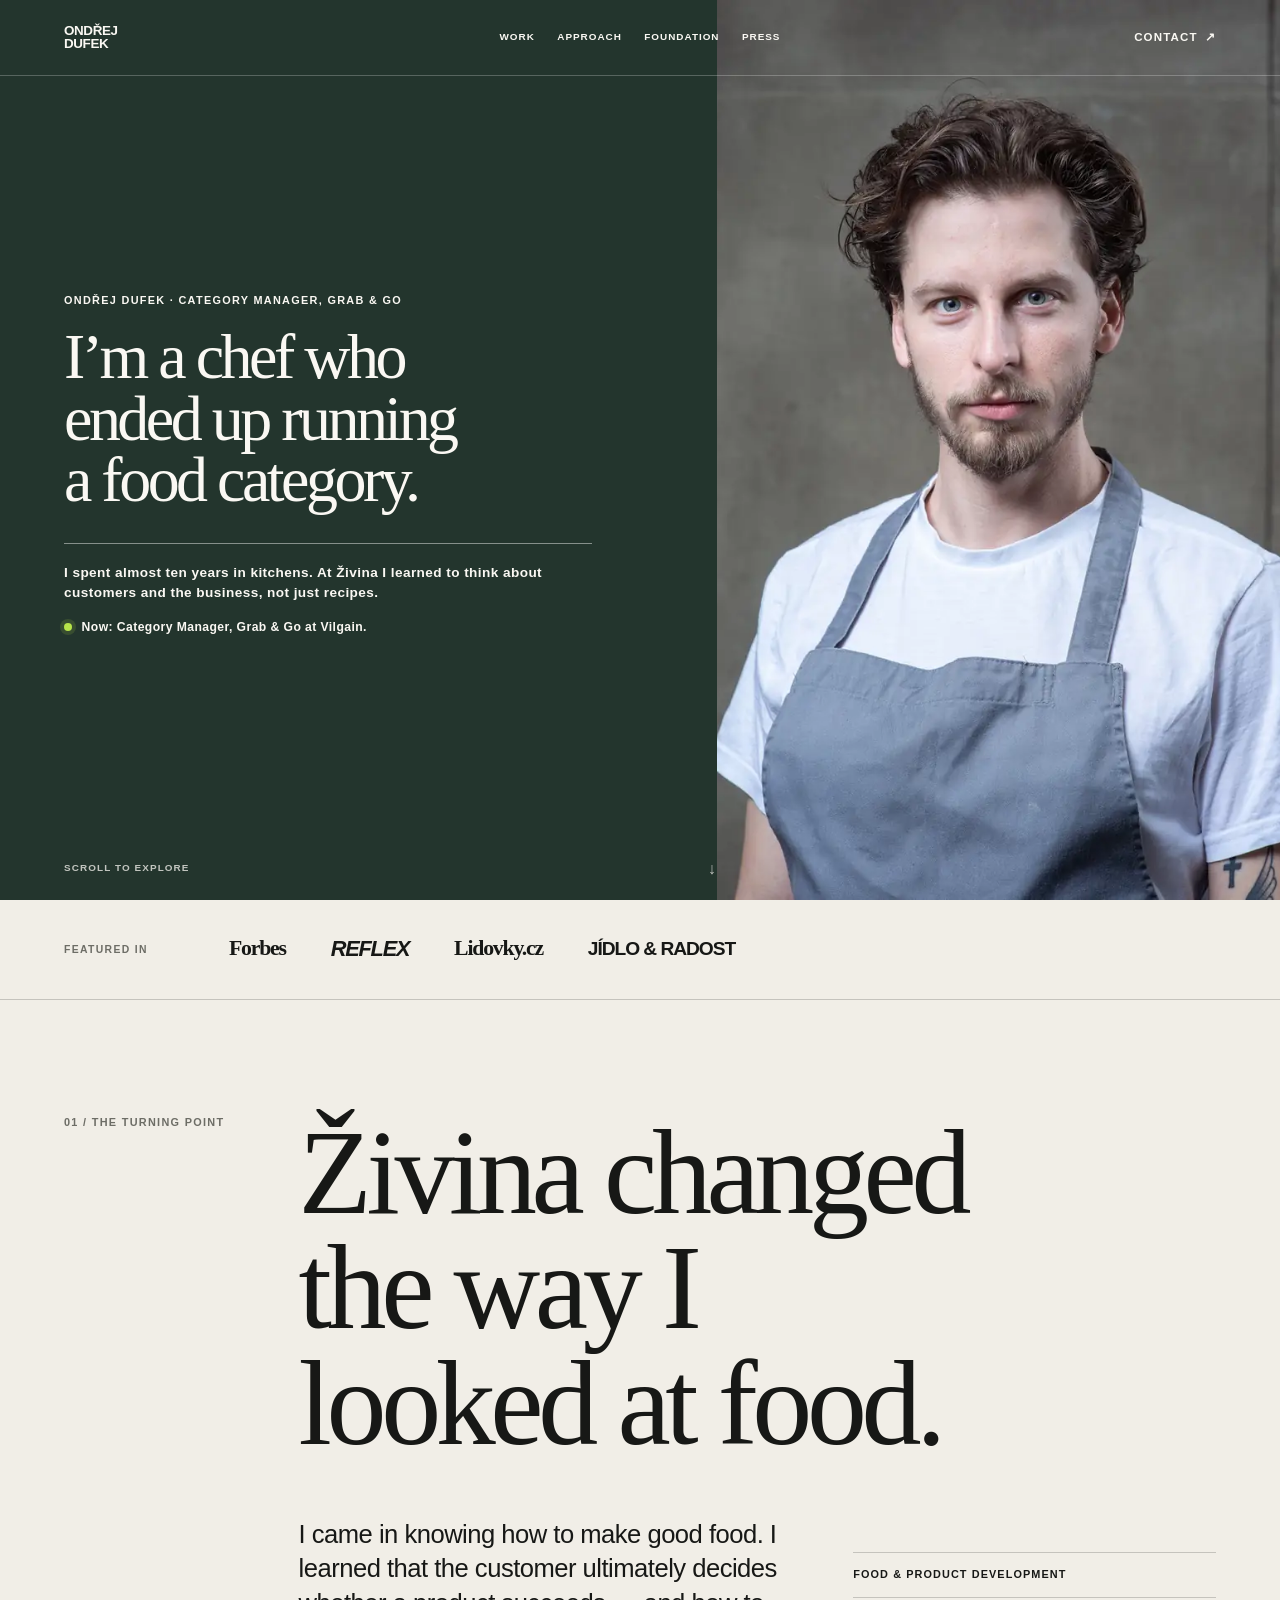
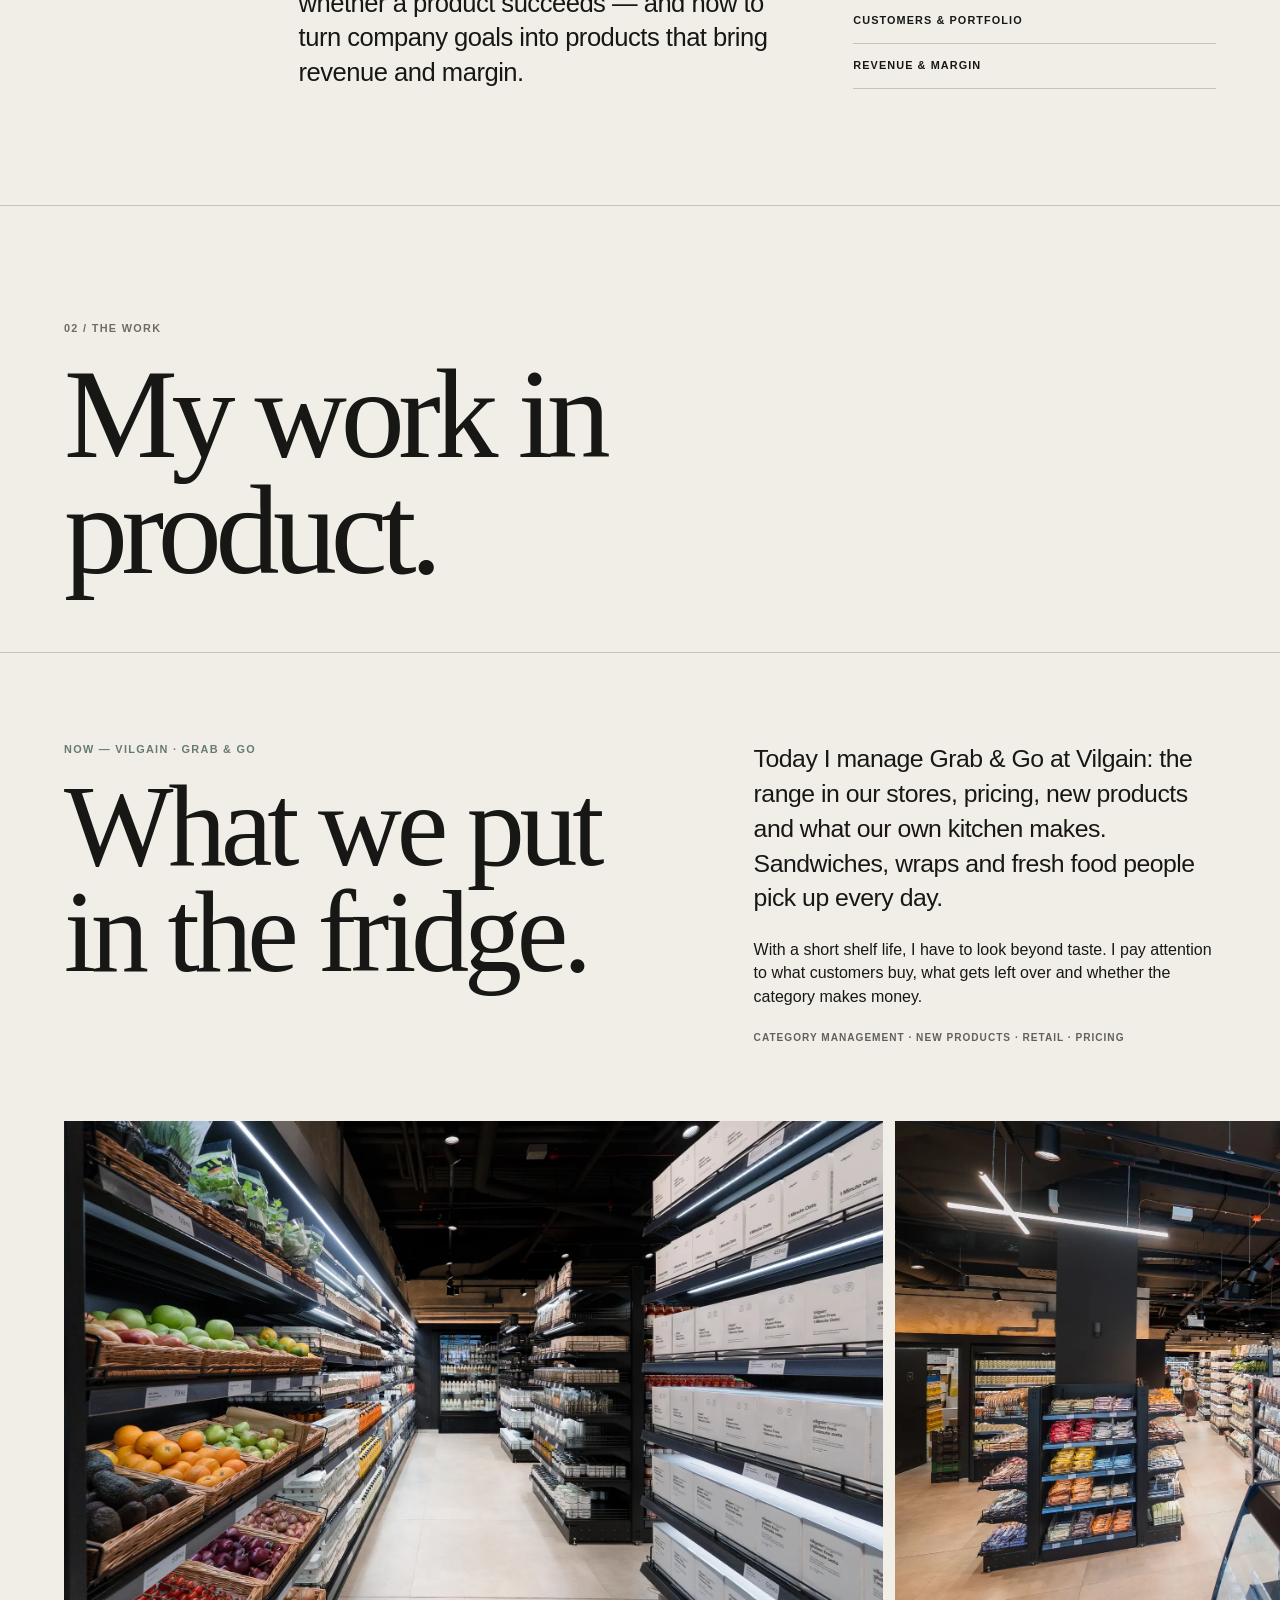
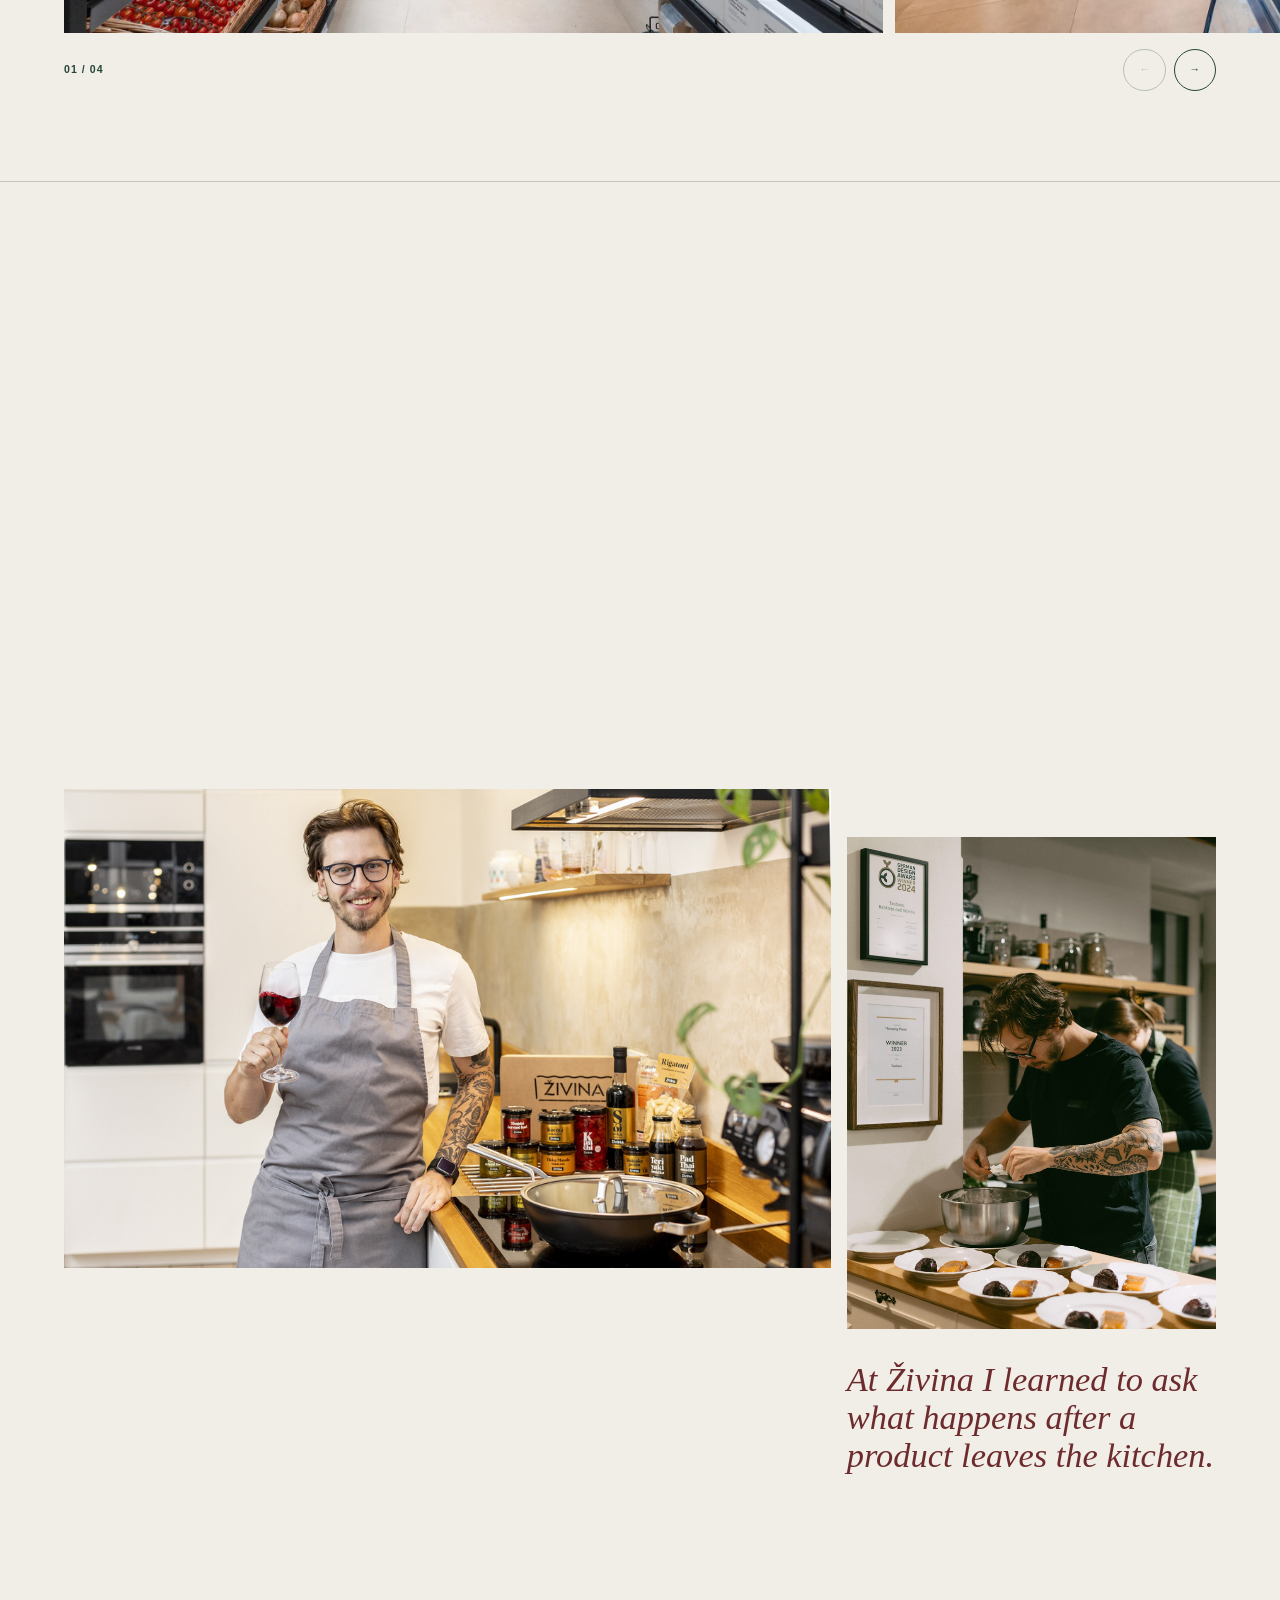
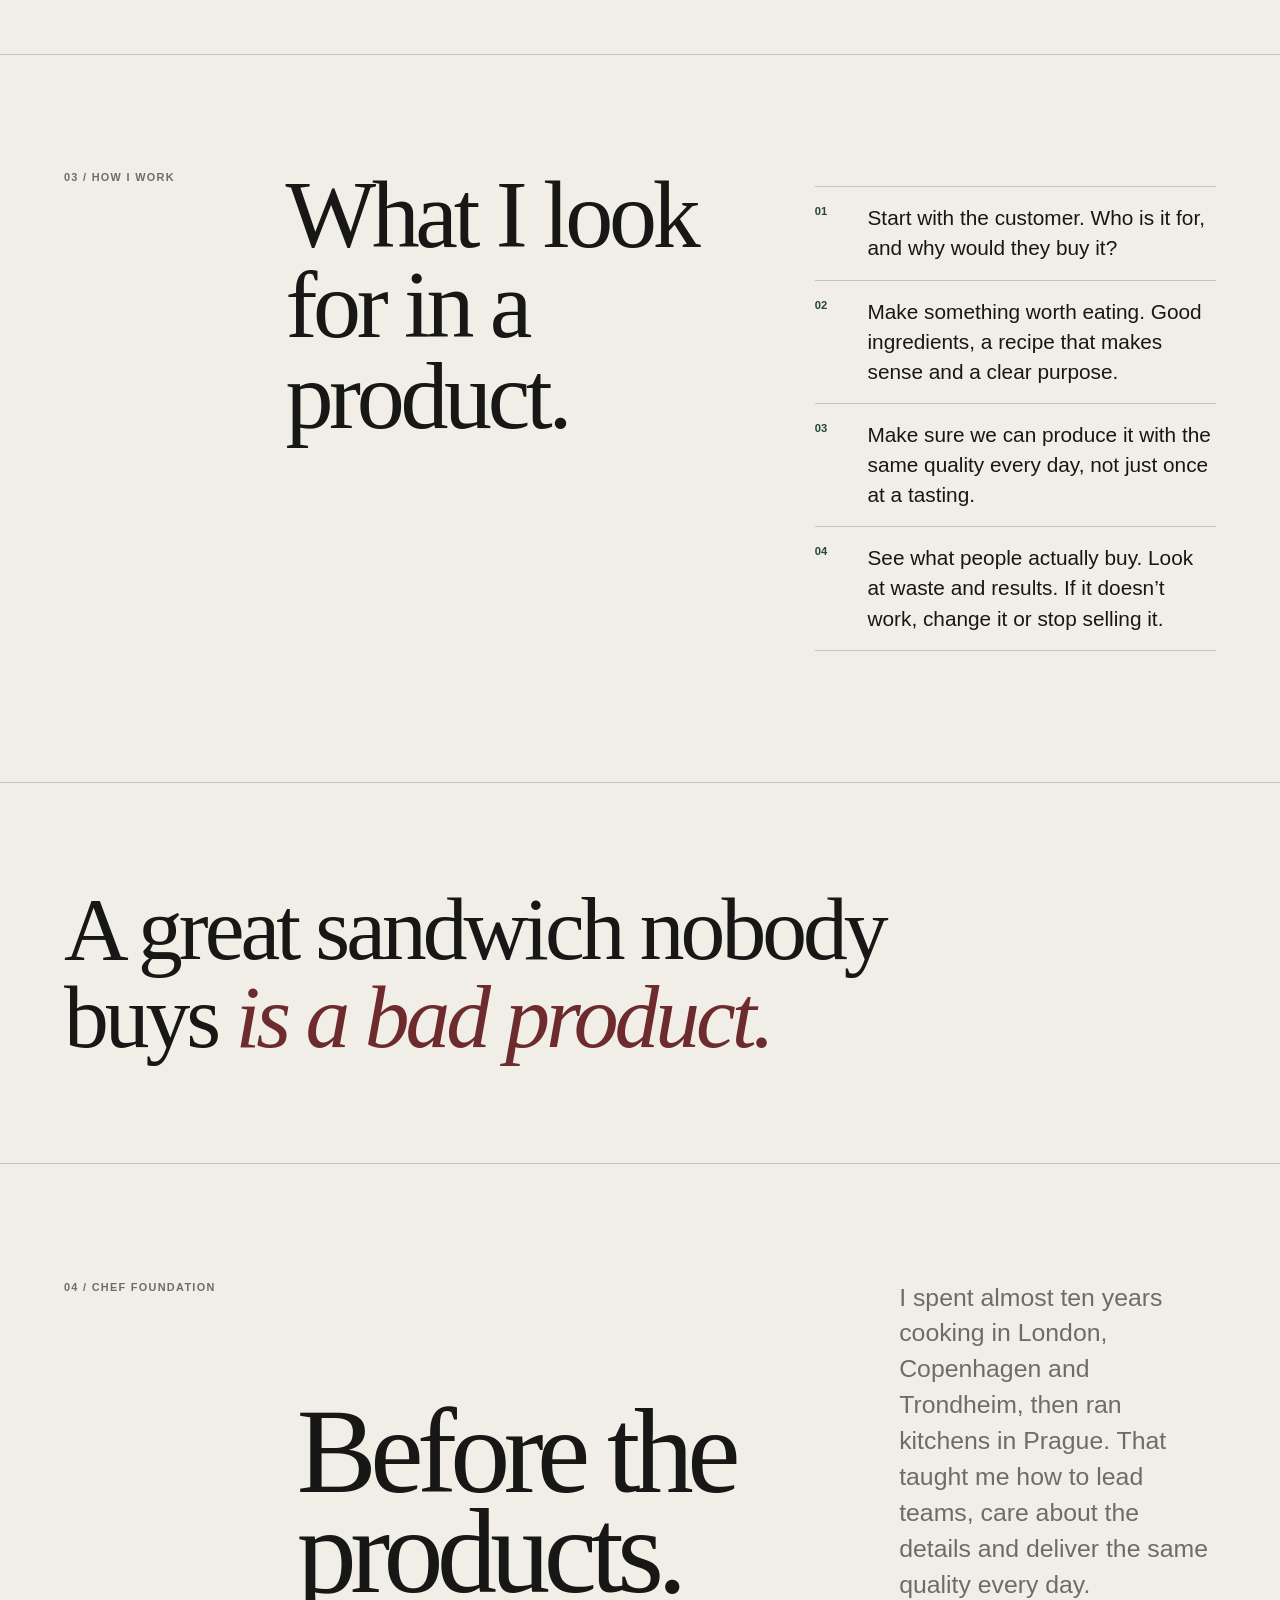
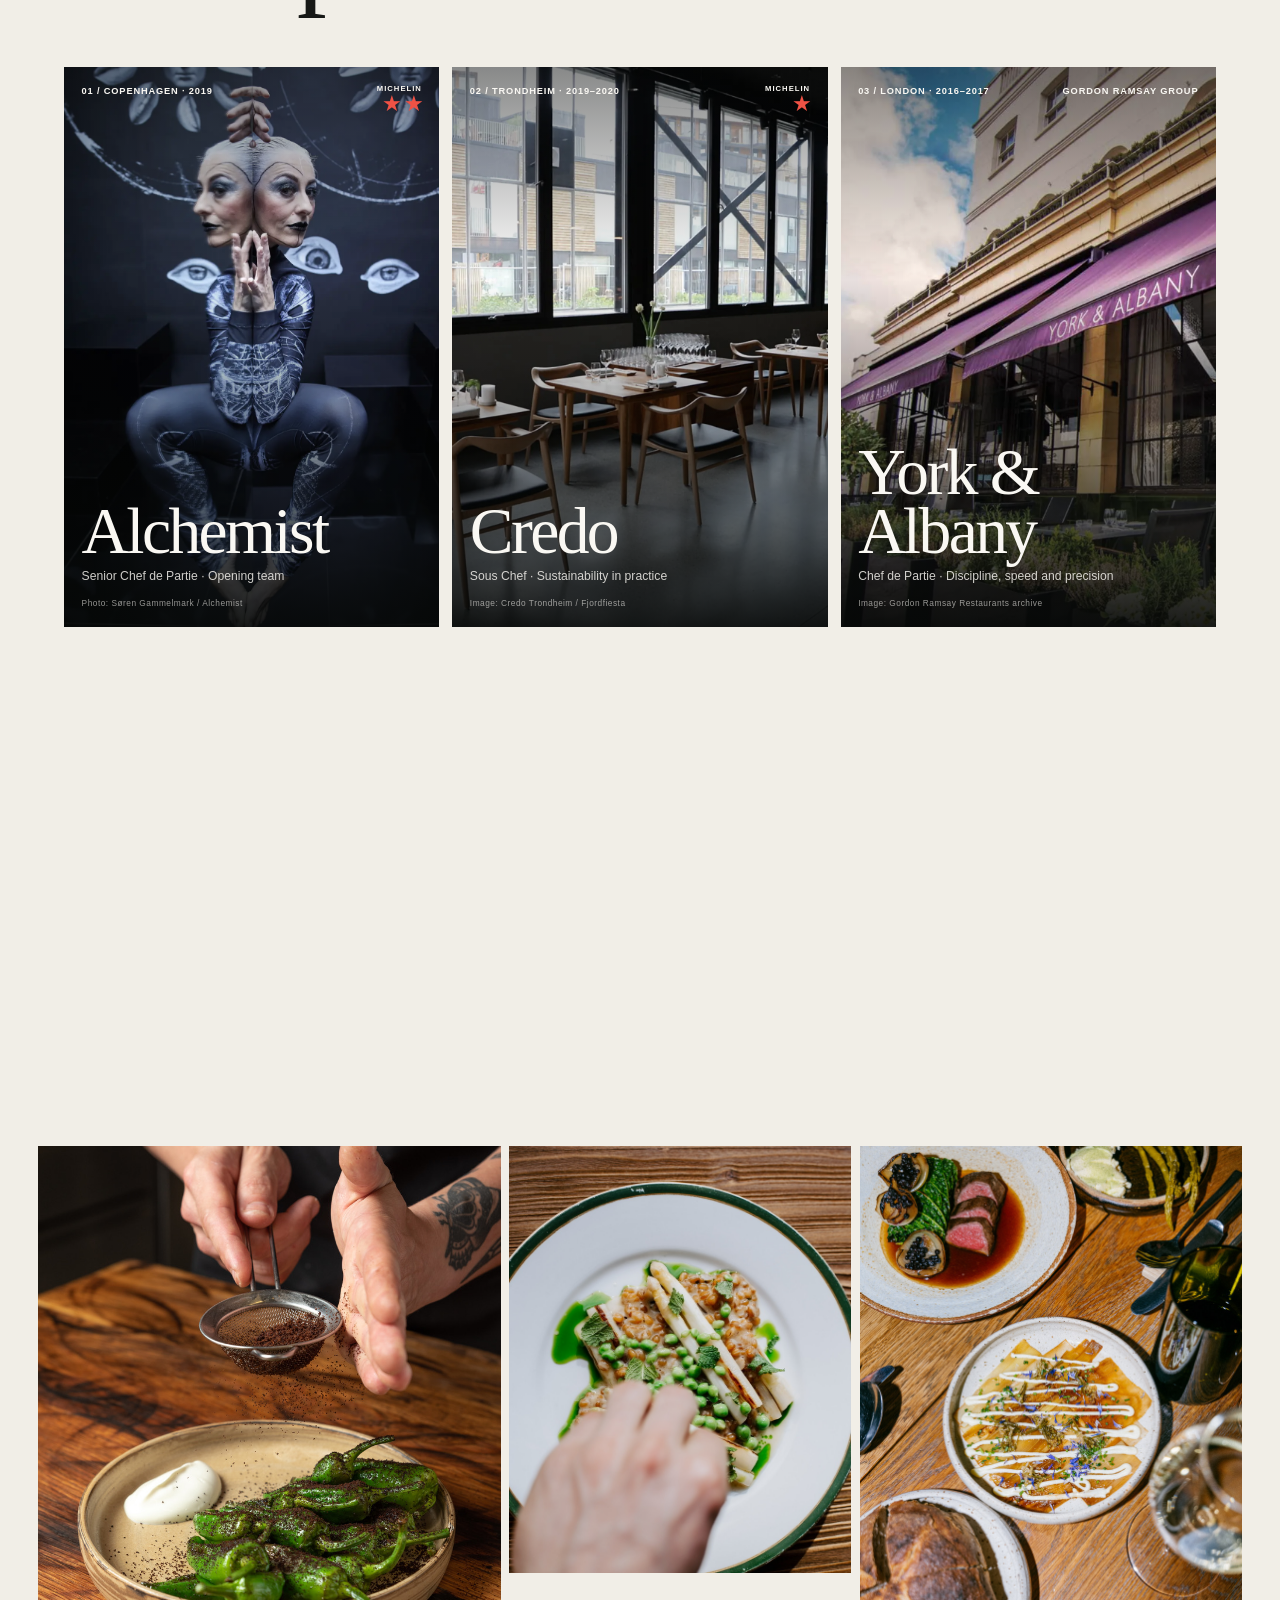
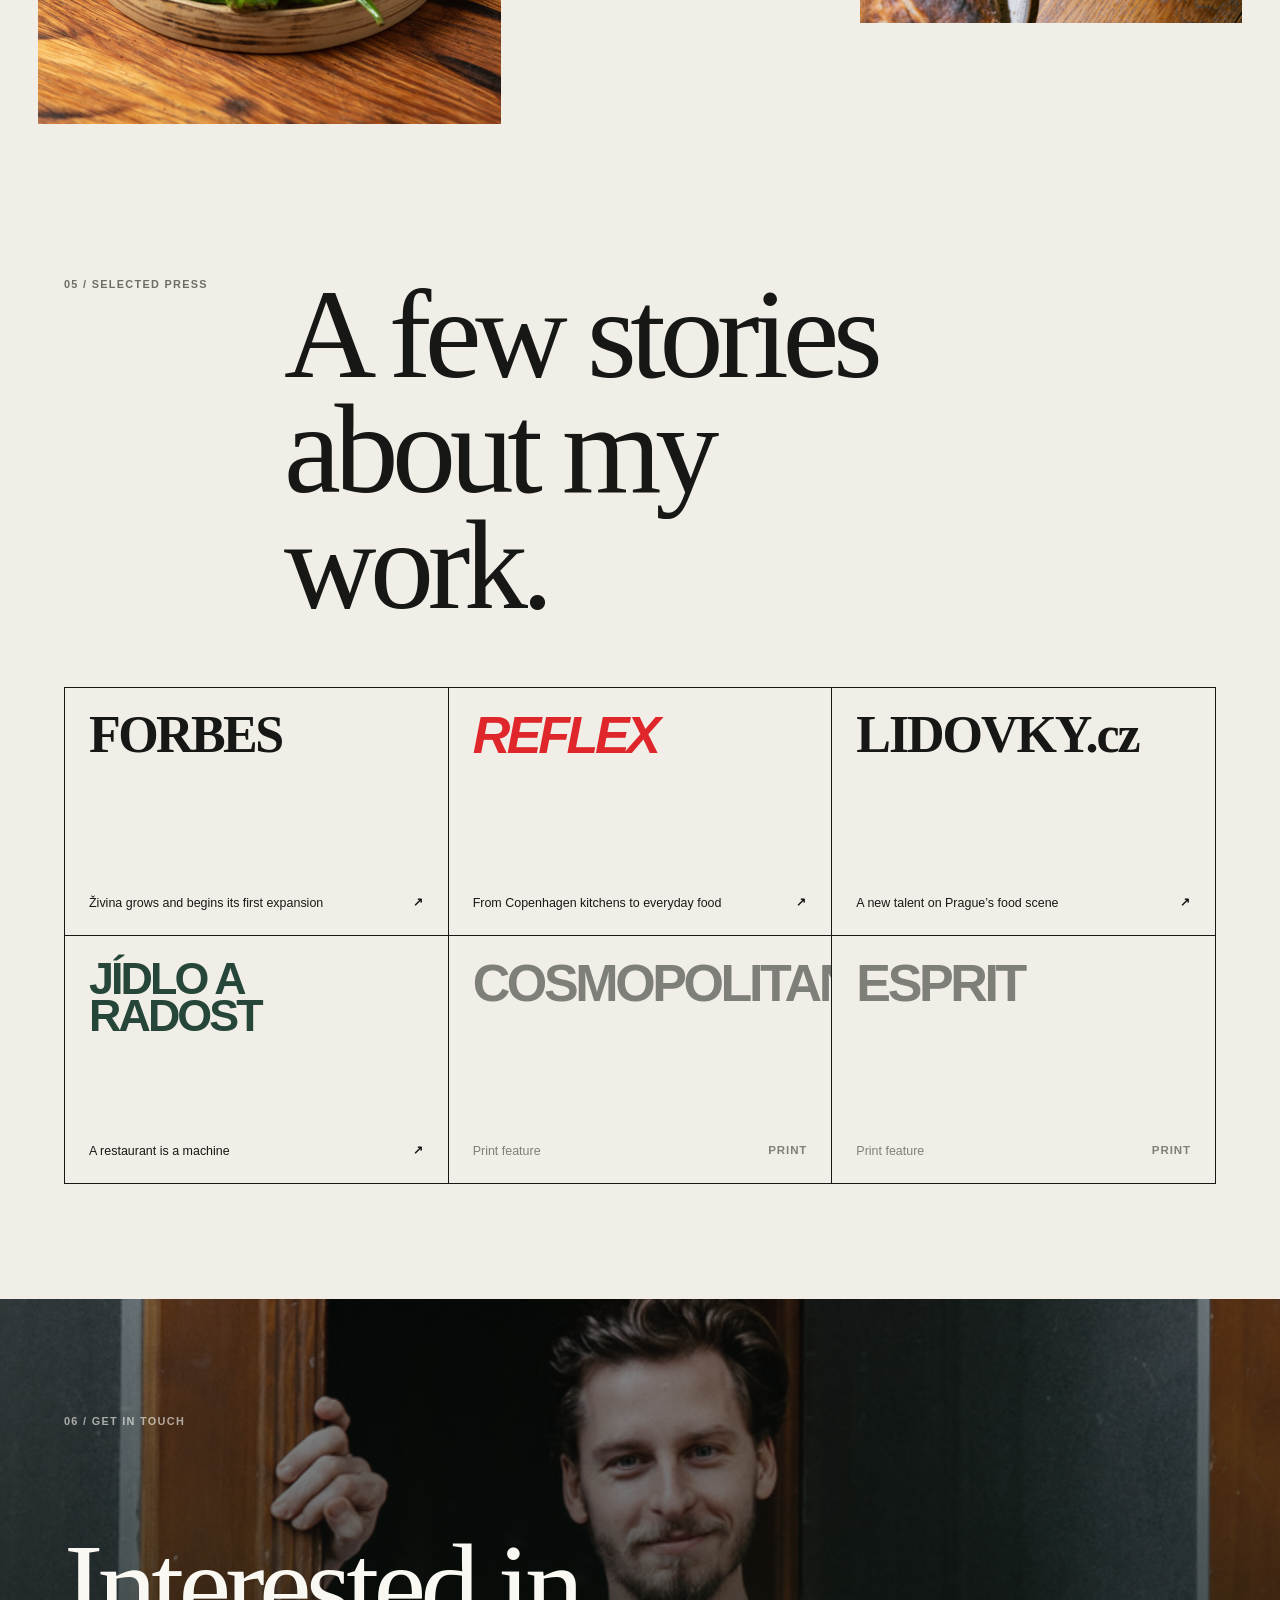
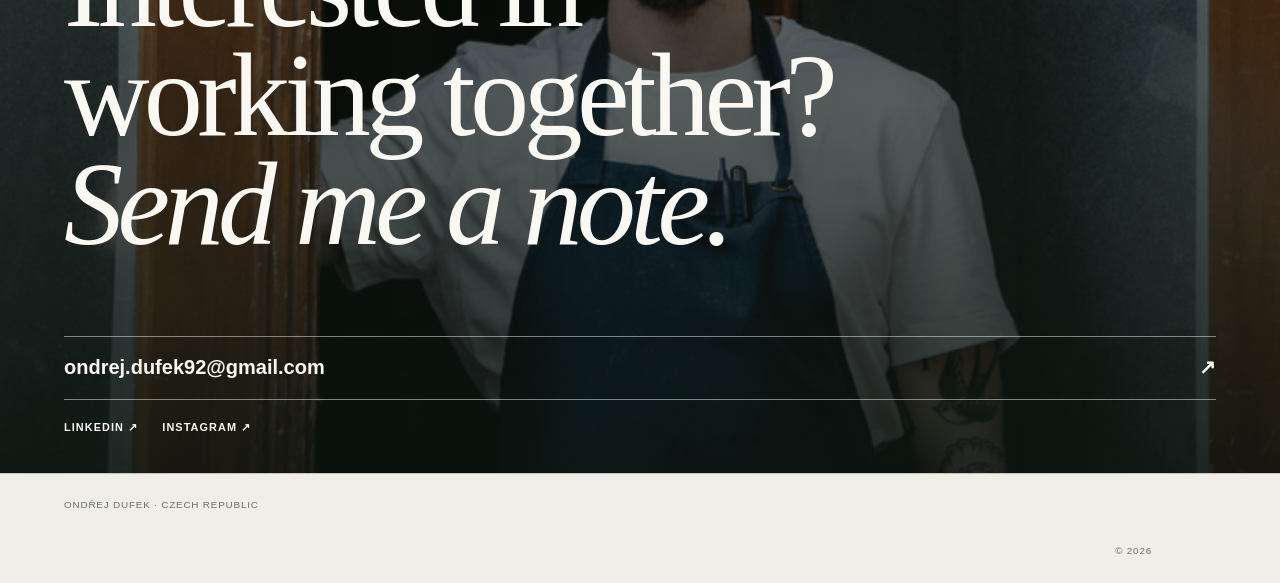
<file: index.html>
<!doctype html>
<html lang="en">
<head>
  <meta charset="utf-8">
  <meta name="viewport" content="width=device-width, initial-scale=1, viewport-fit=cover">
  <meta name="theme-color" content="#f1eee7">
  <meta name="color-scheme" content="light">
  <title>Ondřej Dufek — Category Manager, Grab &amp; Go at Vilgain</title>
  <meta name="description" content="Ondřej Dufek is Category Manager, Grab &amp; Go at Vilgain. After years in restaurant kitchens, he moved into product management at Živina and now develops food for retail.">
  <link rel="canonical" href="https://ondrejdufek.com/">

  <meta property="og:type" content="website">
  <meta property="og:title" content="Ondřej Dufek — Category Manager, Grab & Go">
  <meta property="og:description" content="I’m a chef who ended up running a food category. The story goes from restaurant kitchens through Živina to Vilgain.">
  <meta property="og:url" content="https://ondrejdufek.com/">
  <meta property="og:image" content="https://ondrejdufek.com/assets/images/ondrej-dufek-portrait.webp">
  <meta property="og:image:alt" content="Portrait of Ondřej Dufek">
  <meta name="twitter:card" content="summary_large_image">

  <link rel="icon" href="assets/favicon.svg" type="image/svg+xml">
  <link rel="stylesheet" href="assets/styles.css">
  <script defer src="assets/script.js"></script>

  <script type="application/ld+json">
  {
    "@context": "https://schema.org",
    "@type": "Person",
    "name": "Ondřej Dufek",
    "url": "https://ondrejdufek.com/",
    "email": "mailto:ondrej.dufek92@gmail.com",
    "jobTitle": "Category Manager, Grab & Go",
    "sameAs": [
      "https://cz.linkedin.com/in/dufekondrej92",
      "https://www.instagram.com/dufek.ondra/"
    ],
    "knowsAbout": [
      "Food product development",
      "Category management",
      "Retail assortment",
      "New product development",
      "Fresh food",
      "Grab and go",
      "Product portfolio strategy",
      "Food operations",
      "Culinary arts"
    ]
  }
  </script>
</head>
<body>
  <a class="skip-link" href="#main">Skip to content</a>

  <header class="site-header" data-header>
    <a class="wordmark" href="#top" aria-label="Ondřej Dufek — back to top">
      <span>Ondřej</span>
      <span>Dufek</span>
    </a>
    <nav class="primary-nav" aria-label="Main navigation">
      <a href="#work">Work</a>
      <a href="#approach">Approach</a>
      <a href="#foundation">Foundation</a>
      <a href="#press">Press</a>
    </nav>
    <a class="header-contact" href="mailto:ondrej.dufek92@gmail.com">Contact <span aria-hidden="true">↗</span></a>
  </header>

  <main id="main">
    <section class="hero" id="top" aria-labelledby="hero-title">
      <div class="hero-media">
        <img src="assets/images/ondrej-dufek-portrait.webp" alt="Ondřej Dufek, chef and food category manager" width="725" height="1086" fetchpriority="high" decoding="async" onerror="this.onerror=null;this.src=&#39;assets/images/hero-mountains-2026.jpg&#39;;">
      </div>
      <div class="hero-wash" aria-hidden="true"></div>
      <div class="hero-content">
        <p class="eyebrow hero-eyebrow">Ondřej Dufek · Category Manager, Grab &amp; Go</p>
        <h1 id="hero-title">I’m a chef who ended up running a food category.</h1>
        <div class="hero-meta">
          <p>I spent almost ten years in kitchens. At Živina I learned to think about customers and the business, not just recipes.</p>
          <p class="hero-now"><span class="status-dot" aria-hidden="true"></span> Now: Category Manager, Grab &amp; Go at Vilgain.</p>
        </div>
      </div>
      <a class="scroll-cue" href="#intro" aria-label="Continue to introduction">
        <span>Scroll to explore</span>
        <span aria-hidden="true">↓</span>
      </a>
    </section>

    <aside class="featured-strip" aria-label="Selected media coverage">
      <p class="featured-label">Featured in</p>
      <div class="featured-links">
        <a class="featured-forbes" href="https://forbes.cz/sklenicky-s-michelinskym-podpisem-zivina-roste-a-spousti-prvni-expanzi/" target="_blank" rel="noopener noreferrer" aria-label="Read Forbes feature about Ondřej Dufek and Živina">Forbes</a>
        <a class="featured-reflex" href="https://www.reflex.cz/clanek/jidlo-a-piti/127262/dufek-vareni-v-kodani-to-je-jiny-svet-byla-to-nadherna-divadelni-hra-pod-vedenim-skutecneho-dramaturga.html" target="_blank" rel="noopener noreferrer" aria-label="Read Ondřej Dufek interview in Reflex">Reflex</a>
        <a class="featured-lidovky" href="https://www.lidovky.cz/relax/dobra-chut/ondrej-dufek-restaurace-eska-dejvice-sodo-skotsko.A230419_142334_dobra-chut_ape" target="_blank" rel="noopener noreferrer" aria-label="Read Ondřej Dufek feature in Lidovky">Lidovky.cz</a>
        <a class="featured-ambi" href="https://www.jidloaradost.ambi.cz/clanky/restaurace-je-stroj-zadrhaval-by-se-kdyby-si-kazda-soucastka-delala-co-chce" target="_blank" rel="noopener noreferrer" aria-label="Read Jídlo a radost article with Ondřej Dufek">Jídlo &amp; radost</a>
      </div>
    </aside>

    <section class="manifesto section-pad" id="intro" aria-labelledby="intro-title">
      <p class="section-index reveal">01 / The turning point</p>
      <div class="manifesto-copy">
        <h2 id="intro-title" class="display-copy reveal">Živina changed the way I looked at food.</h2>
        <div class="manifesto-bottom reveal">
          <p class="body-large">I came in knowing how to make good food. I learned that the customer ultimately decides whether a product succeeds — and how to turn company goals into products that bring revenue and margin.</p>
          <ul class="skill-line" aria-label="Core strengths">
            <li>Food &amp; product development</li>
            <li>Customers &amp; portfolio</li>
            <li>Revenue &amp; margin</li>
          </ul>
        </div>
      </div>
    </section>

    <section class="work-section section-pad" id="work" aria-labelledby="work-title">
      <div class="section-heading reveal">
        <p class="section-index">02 / The work</p>
        <h2 id="work-title">My work in product.</h2>
      </div>

      <article class="project project-vilgain" id="vilgain" aria-labelledby="vilgain-title">
        <div class="project-copy reveal">
          <div>
            <p class="project-kicker">Now — Vilgain · Grab &amp; Go</p>
            <h3 id="vilgain-title">What we put<br>in the fridge.</h3>
          </div>
          <div class="project-description">
            <p>Today I manage Grab &amp; Go at Vilgain: the range in our stores, pricing, new products and what our own kitchen makes. Sandwiches, wraps and fresh food people pick up every day.</p>
            <p>With a short shelf life, I have to look beyond taste. I pay attention to what customers buy, what gets left over and whether the category makes money.</p>
            <p class="project-note">Category management · New products · Retail · Pricing</p>
          </div>
        </div>

        <section class="photo-strip reveal" data-carousel aria-label="Official Vilgain Oasis Florenc store photographs">
          <div class="photo-track" data-track tabindex="0">
            <figure class="photo-card photo-card-landscape"><img src="assets/images/vilgain/oasis-fresh-food.webp" alt="Fresh food aisle inside the Vilgain Oasis Florenc store" width="1920" height="1241" loading="lazy"></figure>
            <figure class="photo-card photo-card-landscape"><img src="assets/images/vilgain/oasis-interior.webp" alt="Interior of the Vilgain Oasis Florenc store" width="1920" height="1247" loading="lazy"></figure>
            <figure class="photo-card photo-card-landscape"><img src="assets/images/vilgain/oasis-exterior.webp" alt="Entrance to the Vilgain Oasis Florenc store in Prague" width="1920" height="1198" loading="lazy"></figure>
            <figure class="photo-card photo-card-landscape"><img src="assets/images/vilgain/oasis-signage.webp" alt="Vilgain signage inside the Oasis Florenc store" width="1920" height="1281" loading="lazy"></figure>
          </div>
          <div class="carousel-ui">
            <p><span data-current>01</span> / <span data-total>04</span></p>
            <div class="carousel-buttons">
              <button type="button" data-prev aria-label="Previous photograph">←</button>
              <button type="button" data-next aria-label="Next photograph">→</button>
            </div>
          </div>
        </section>
      </article>

      <article class="project project-zivina" id="zivina" aria-labelledby="zivina-title">
        <div class="project-copy reveal">
          <div>
            <p class="project-kicker">Before — Živina</p>
            <h3 id="zivina-title">Where I became<br>a product manager.</h3>
          </div>
          <div class="project-description">
            <p>At Živina I became responsible for the whole food portfolio, from the first idea and recipe to sourcing, production, packaging, launch and sales.</p>
            <p>I worked with production, sales and marketing. It was where I learned to see products through the customer’s eyes and make decisions that work for the business as well as the kitchen.</p>
            <p class="project-note">Portfolio management · Product development · Launches · Sales</p>
          </div>
        </div>

        <div class="zivina-gallery reveal">
          <figure class="gallery-main"><img src="assets/images/05.jpg" alt="" width="1084" height="724" loading="lazy"></figure>
          <figure class="gallery-secondary"><img src="assets/images/06.jpg" alt="" width="724" height="1086" loading="lazy"></figure>
          <p class="gallery-caption">At Živina I learned to ask what happens after a product leaves the kitchen.</p>
        </div>
      </article>
    </section>

    <section class="method section-pad" id="approach" aria-labelledby="approach-title">
      <p class="section-index reveal">03 / How I work</p>
      <div class="method-main">
        <h2 id="approach-title" class="reveal">What I look for in a product.</h2>
        <ol class="method-list reveal">
          <li><span>01</span><p>Start with the customer. Who is it for, and why would they buy it?</p></li>
          <li><span>02</span><p>Make something worth eating. Good ingredients, a recipe that makes sense and a clear purpose.</p></li>
          <li><span>03</span><p>Make sure we can produce it with the same quality every day, not just once at a tasting.</p></li>
          <li><span>04</span><p>See what people actually buy. Look at waste and results. If it doesn’t work, change it or stop selling it.</p></li>
        </ol>
      </div>
    </section>

    <section class="bridge" aria-label="Career progression">
      <p class="reveal">A great sandwich nobody buys <em>is a bad product.</em></p>
    </section>

    <section class="foundation section-pad" id="foundation" aria-labelledby="foundation-title">
      <div class="foundation-intro reveal">
        <p class="section-index">04 / Chef foundation</p>
        <h2 id="foundation-title">Before the<br>products.</h2>
        <p>I spent almost ten years cooking in London, Copenhagen and Trondheim, then ran kitchens in Prague. That taught me how to lead teams, care about the details and deliver the same quality every day.</p>
      </div>

      <div class="experience-grid reveal" aria-label="Selected culinary experience">
        <a class="experience-card" href="https://alchemist.dk/" target="_blank" rel="noopener">
          <img src="assets/images/foundation/alchemist.webp" alt="Perceptions at Alchemist in Copenhagen" width="1200" height="1500" loading="lazy">
          <div class="experience-shade" aria-hidden="true"></div>
          <div class="experience-topline">
            <p>01 / Copenhagen · 2019</p>
            <p class="michelin-stars" aria-label="Two Michelin stars"><span>MICHELIN</span><b aria-hidden="true">★ ★</b></p>
          </div>
          <div class="experience-copy">
            <h3>Alchemist</h3>
            <p>Senior Chef de Partie · Opening team</p>
            <small>Photo: Søren Gammelmark / Alchemist</small>
          </div>
        </a>

        <a class="experience-card" href="https://www.restaurantcredo.no/" target="_blank" rel="noopener">
          <img src="assets/images/foundation/credo.webp" alt="Credo restaurant interior in Trondheim" width="1200" height="1500" loading="lazy">
          <div class="experience-shade" aria-hidden="true"></div>
          <div class="experience-topline">
            <p>02 / Trondheim · 2019–2020</p>
            <p class="michelin-stars" aria-label="One Michelin star"><span>MICHELIN</span><b aria-hidden="true">★</b></p>
          </div>
          <div class="experience-copy">
            <h3>Credo</h3>
            <p>Sous Chef · Sustainability in practice</p>
            <small>Image: Credo Trondheim / Fjordfiesta</small>
          </div>
        </a>

        <a class="experience-card" href="https://www.gordonramsayrestaurants.com/" target="_blank" rel="noopener">
          <img src="assets/images/foundation/gordon-ramsay-group.webp" alt="York and Albany restaurant in London" width="1200" height="1500" loading="lazy">
          <div class="experience-shade" aria-hidden="true"></div>
          <div class="experience-topline">
            <p>03 / London · 2016–2017</p>
            <p class="group-mark">GORDON RAMSAY GROUP</p>
          </div>
          <div class="experience-copy">
            <h3>York &amp; Albany</h3>
            <p>Chef de Partie · Discipline, speed and precision</p>
            <small>Image: Gordon Ramsay Restaurants archive</small>
          </div>
        </a>
      </div>

      <div class="prague-chapter reveal">
        <p class="project-kicker">Then — Prague</p>
        <div>
          <p><strong>Eska</strong> · Head Chef</p>
          <p><strong>Šodó</strong> · Opening Head Chef &amp; Operations</p>
        </div>
        <p>After years working abroad, I came back to Prague. At Eska and Šodó, I was responsible not only for the food but also for the teams and day-to-day work behind it.</p>
      </div>
    </section>

    <aside class="interlude" aria-label="Ondřej Dufek at work">
      <div class="interlude-grid">
        <figure><img src="assets/images/11.jpg" alt="" width="793" height="991" loading="lazy"></figure>
        <figure><img src="assets/images/12.jpg" alt="" width="724" height="1086" loading="lazy"></figure>
        <figure><img src="assets/images/13.jpg" alt="" width="768" height="1024" loading="lazy"></figure>
      </div>
      <p class="interlude-line reveal">I still think<br>like a cook.</p>
    </aside>

    <section class="press section-pad" id="press" aria-labelledby="press-title">
      <div class="press-heading reveal">
        <p class="section-index">05 / Selected press</p>
        <h2 id="press-title">A few stories<br>about my work.</h2>
      </div>

      <div class="press-grid reveal">
        <a class="press-card press-forbes" href="https://forbes.cz/sklenicky-s-michelinskym-podpisem-zivina-roste-a-spousti-prvni-expanzi/" target="_blank" rel="noopener">
          <span class="press-logo">FORBES</span>
          <span class="press-title">Živina grows and begins its first expansion</span>
          <span class="press-arrow" aria-hidden="true">↗</span>
        </a>
        <a class="press-card press-reflex" href="https://www.reflex.cz/clanek/jidlo-a-piti/127262/dufek-vareni-v-kodani-to-je-jiny-svet-byla-to-nadherna-divadelni-hra-pod-vedenim-skutecneho-dramaturga.html" target="_blank" rel="noopener">
          <span class="press-logo">REFLEX</span>
          <span class="press-title">From Copenhagen kitchens to everyday food</span>
          <span class="press-arrow" aria-hidden="true">↗</span>
        </a>
        <a class="press-card press-lidovky" href="https://www.lidovky.cz/relax/dobra-chut/ondrej-dufek-restaurace-eska-dejvice-sodo-skotsko.A230419_142334_dobra-chut_ape" target="_blank" rel="noopener">
          <span class="press-logo">LIDOVKY.cz</span>
          <span class="press-title">A new talent on Prague’s food scene</span>
          <span class="press-arrow" aria-hidden="true">↗</span>
        </a>
        <a class="press-card press-ambi" href="https://www.jidloaradost.ambi.cz/clanky/restaurace-je-stroj-zadrhaval-by-se-kdyby-si-kazda-soucastka-delala-co-chce" target="_blank" rel="noopener">
          <span class="press-logo">JÍDLO A RADOST</span>
          <span class="press-title">A restaurant is a machine</span>
          <span class="press-arrow" aria-hidden="true">↗</span>
        </a>
        <div class="press-card press-print" aria-label="Cosmopolitan, print feature">
          <span class="press-logo">COSMOPOLITAN</span>
          <span class="press-title">Print feature</span>
          <span class="press-arrow" aria-hidden="true">Print</span>
        </div>
        <div class="press-card press-print" aria-label="Esprit, print feature">
          <span class="press-logo">ESPRIT</span>
          <span class="press-title">Print feature</span>
          <span class="press-arrow" aria-hidden="true">Print</span>
        </div>
      </div>
    </section>

    <section class="closing" id="contact" aria-labelledby="contact-title">
      <div class="closing-image" aria-hidden="true">
        <img src="assets/images/14.jpg" alt="" width="724" height="1086" loading="lazy">
      </div>
      <div class="closing-inner">
        <p class="section-index reveal">06 / Get in touch</p>
        <h2 id="contact-title" class="reveal">Interested in working together?<br><em>Send me a note.</em></h2>
        <a class="email-link reveal" href="mailto:ondrej.dufek92@gmail.com">
          <span>ondrej.dufek92@gmail.com</span>
          <span aria-hidden="true">↗</span>
        </a>
        <div class="closing-links reveal">
          <a href="https://cz.linkedin.com/in/dufekondrej92" target="_blank" rel="me noopener">LinkedIn ↗</a>
          <a href="https://www.instagram.com/dufek.ondra/" target="_blank" rel="me noopener">Instagram ↗</a>
        </div>
      </div>
    </section>
  </main>

  <footer class="site-footer">
    <p>Ondřej Dufek · Czech Republic</p>
    <p>© <span data-year>2026</span></p>
  </footer>

  <noscript>
    <p class="noscript-message">This site works without JavaScript; swipe galleries and subtle motion are enhanced when JavaScript is available.</p>
  </noscript>
</body>
</html>
</file>
<file: assets/styles.css>
:root {
  --paper: #f1eee7;
  --paper-deep: #e7e1d7;
  --ink: #171816;
  --muted: #6d6d66;
  --line: rgba(23, 24, 22, 0.2);
  --green: #254638;
  --green-soft: #dce4d5;
  --wine: #6d2b2d;
  --wine-deep: #4c1c1f;
  --gold: #d4a94f;
  --black: #101210;
  --white: #faf8f3;
  --sans: "Helvetica Neue", Helvetica, Arial, sans-serif;
  --serif: "Iowan Old Style", "Palatino Linotype", Palatino, Baskerville, "Times New Roman", serif;
  --header-h: 4.75rem;
  --gutter: clamp(1.25rem, 5vw, 5rem);
  --section-space: clamp(4.5rem, 9vw, 7.5rem);
  --ease: cubic-bezier(.22, 1, .36, 1);
}

*,
*::before,
*::after {
  box-sizing: border-box;
}

html {
  scroll-behavior: smooth;
  background: var(--paper);
}

body {
  margin: 0;
  min-width: 20rem;
  overflow-x: hidden;
  color: var(--ink);
  background: var(--paper);
  font-family: var(--sans);
  font-size: 1rem;
  line-height: 1.45;
  -webkit-font-smoothing: antialiased;
  text-rendering: optimizeLegibility;
}

body.is-loading {
  cursor: wait;
}

img {
  display: block;
  width: 100%;
  max-width: 100%;
  height: auto;
  background: var(--paper-deep);
}

figure,
h1,
h2,
h3,
p,
ul {
  margin: 0;
}

ul {
  padding: 0;
  list-style: none;
}

a {
  color: inherit;
  text-decoration: none;
}

button {
  color: inherit;
  font: inherit;
}

::selection {
  color: var(--white);
  background: var(--wine);
}

:focus-visible {
  outline: 2px solid currentColor;
  outline-offset: 4px;
}

.skip-link {
  position: fixed;
  z-index: 1000;
  top: .75rem;
  left: .75rem;
  padding: .75rem 1rem;
  color: var(--white);
  background: var(--black);
  transform: translateY(-180%);
  transition: transform .2s ease;
}

.skip-link:focus {
  transform: translateY(0);
}

.site-header {
  position: fixed;
  z-index: 100;
  top: 0;
  right: 0;
  left: 0;
  display: grid;
  grid-template-columns: 1fr auto;
  align-items: center;
  min-height: var(--header-h);
  padding: .75rem var(--gutter);
  color: var(--white);
  border-bottom: 1px solid rgba(255, 255, 255, .24);
  transition:
    color .35s ease,
    background-color .35s ease,
    border-color .35s ease,
    transform .35s var(--ease);
}

.site-header.is-scrolled {
  color: var(--ink);
  border-color: var(--line);
  background: rgba(241, 238, 231, .88);
  -webkit-backdrop-filter: blur(18px);
  backdrop-filter: blur(18px);
}

.wordmark {
  display: flex;
  flex-direction: column;
  width: fit-content;
  font-size: .84rem;
  font-weight: 700;
  line-height: .9;
  letter-spacing: -.03em;
  text-transform: uppercase;
}

.primary-nav {
  display: none;
}

.header-contact {
  display: inline-flex;
  gap: .45rem;
  align-items: center;
  padding: .55rem 0;
  font-size: .72rem;
  font-weight: 700;
  letter-spacing: .1em;
  text-transform: uppercase;
}

.header-contact span {
  transition: transform .25s var(--ease);
}

.header-contact:hover span {
  transform: translate(3px, -3px);
}

.hero {
  position: relative;
  display: flex;
  align-items: flex-end;
  min-height: 100svh;
  isolation: isolate;
  overflow: hidden;
  color: var(--white);
  background: #30352f;
}

.hero-media,
.hero-wash {
  position: absolute;
  inset: 0;
}

.hero-media {
  z-index: -3;
}

.hero-media img {
  width: 100%;
  height: 100%;
  object-fit: cover;
  object-position: 50% 38%;
  animation: hero-scale 1.6s var(--ease) both;
}

.hero-wash {
  z-index: -2;
  background:
    linear-gradient(180deg, rgba(9, 13, 10, .25) 0%, rgba(9, 13, 10, .03) 32%, rgba(9, 13, 10, .84) 100%),
    linear-gradient(90deg, rgba(17, 18, 16, .42), transparent 72%);
}

.hero-content {
  width: 100%;
  padding: calc(var(--header-h) + 2.25rem) var(--gutter) 5.75rem;
}

.eyebrow,
.section-index,
.project-kicker {
  font-size: .68rem;
  font-weight: 700;
  letter-spacing: .12em;
  text-transform: uppercase;
}

.hero-eyebrow {
  margin-bottom: 1.1rem;
  opacity: .82;
  animation: rise-in .8s .12s var(--ease) both;
}

.hero h1 {
  max-width: 13ch;
  font-family: var(--serif);
  font-size: clamp(3.1rem, 11.5vw, 7.6rem);
  font-weight: 400;
  line-height: .84;
  letter-spacing: -.055em;
  text-wrap: balance;
  animation: rise-in 1s .18s var(--ease) both;
}

.hero-meta {
  display: grid;
  gap: 1.25rem;
  margin-top: 2.1rem;
  padding-top: 1.2rem;
  font-size: .76rem;
  font-weight: 600;
  line-height: 1.32;
  letter-spacing: .035em;
  border-top: 1px solid rgba(255, 255, 255, .45);
  animation: rise-in .9s .34s var(--ease) both;
}

.hero-now {
  display: flex;
  gap: .6rem;
  align-items: center;
}

.status-dot {
  display: inline-block;
  width: .5rem;
  height: .5rem;
  flex: 0 0 auto;
  border-radius: 50%;
  background: #b7e34a;
  box-shadow: 0 0 0 4px rgba(183, 227, 74, .14);
}

.scroll-cue {
  position: absolute;
  right: var(--gutter);
  bottom: 1.35rem;
  left: var(--gutter);
  display: flex;
  justify-content: space-between;
  align-items: center;
  font-size: .62rem;
  font-weight: 700;
  letter-spacing: .11em;
  text-transform: uppercase;
  opacity: .74;
}

.scroll-cue span:last-child {
  font-size: 1rem;
  animation: bob 2s ease-in-out infinite;
}

.section-pad {
  padding: var(--section-space) var(--gutter);
}

.section-index {
  color: var(--muted);
}

.manifesto {
  display: grid;
  gap: 2.5rem;
  background: var(--paper);
}

.manifesto-copy {
  display: grid;
  gap: 2.5rem;
}

.display-copy {
  max-width: 15ch;
  font-family: var(--serif);
  font-size: clamp(2.8rem, 10vw, 7.5rem);
  font-weight: 400;
  line-height: .96;
  letter-spacing: -.045em;
  text-wrap: balance;
}

.manifesto-bottom {
  display: grid;
  gap: 2.25rem;
}

.body-large {
  max-width: 34rem;
  font-size: clamp(1.15rem, 2.2vw, 1.6rem);
  line-height: 1.35;
  letter-spacing: -.02em;
}

.skill-line {
  display: grid;
  border-top: 1px solid var(--line);
}

.skill-line li {
  padding: .9rem 0;
  font-size: .68rem;
  font-weight: 700;
  letter-spacing: .1em;
  text-transform: uppercase;
  border-bottom: 1px solid var(--line);
}

.work-section {
  padding-right: 0;
  padding-left: 0;
  background: var(--paper);
  border-top: 1px solid var(--line);
}

.section-heading {
  display: grid;
  gap: 1.3rem;
  padding: 0 var(--gutter) clamp(2.5rem, 5vw, 4.5rem);
}

.section-heading h2,
.press-heading h2 {
  max-width: 11ch;
  font-family: var(--serif);
  font-size: clamp(3rem, 11vw, 8rem);
  font-weight: 400;
  line-height: .9;
  letter-spacing: -.05em;
}

.project {
  position: relative;
  overflow: hidden;
  padding: clamp(3.75rem, 7vw, 5.75rem) 0;
  border-top: 1px solid var(--line);
}

.project-copy {
  display: grid;
  gap: 2rem;
  padding: 0 var(--gutter);
}

.project-kicker {
  margin-bottom: 1rem;
  opacity: .68;
}

.project h3 {
  max-width: 15ch;
  font-family: var(--serif);
  font-size: clamp(2.8rem, 10vw, 7.25rem);
  font-weight: 400;
  line-height: .91;
  letter-spacing: -.045em;
}

.project-description {
  display: grid;
  gap: 1.4rem;
  align-self: end;
  max-width: 35rem;
}

.project-description > p:first-child {
  font-size: clamp(1.08rem, 2.4vw, 1.55rem);
  line-height: 1.4;
  letter-spacing: -.02em;
}

.project-note {
  font-size: .63rem;
  font-weight: 700;
  line-height: 1.5;
  letter-spacing: .1em;
  text-transform: uppercase;
  opacity: .66;
}

.project-vilgain {
  color: var(--ink);
  background: var(--paper);
}

.project-vilgain .project-kicker,
.project-vilgain .carousel-ui {
  color: var(--green);
}

.photo-strip {
  margin-top: clamp(2.5rem, 5vw, 4.5rem);
  overflow: hidden;
}

.photo-track {
  display: flex;
  gap: .75rem;
  overflow-x: auto;
  padding: 0 var(--gutter);
  scroll-snap-type: x mandatory;
  scroll-padding-inline: var(--gutter);
  overscroll-behavior-inline: contain;
  scrollbar-width: none;
  -webkit-overflow-scrolling: touch;
}

.photo-track::-webkit-scrollbar {
  display: none;
}

.photo-card {
  position: relative;
  flex: 0 0 82vw;
  height: min(108vw, 36rem);
  overflow: hidden;
  scroll-snap-align: start;
  background: #193226;
}

.project-vilgain .photo-card-landscape {
  height: auto;
  aspect-ratio: 16 / 10;
}

.photo-card img,
.gallery-main img,
.gallery-secondary img,
.experience-card > img,
.interlude img,
.closing-image img {
  width: 100%;
  height: 100%;
  object-fit: cover;
}

.carousel-ui {
  display: flex;
  justify-content: space-between;
  align-items: center;
  padding: 1rem var(--gutter) 0;
  font-size: .66rem;
  font-weight: 700;
  letter-spacing: .1em;
}

.carousel-buttons {
  display: flex;
  gap: .5rem;
}

.carousel-buttons button {
  display: grid;
  place-items: center;
  width: 2.65rem;
  height: 2.65rem;
  padding: 0;
  cursor: pointer;
  border: 1px solid currentColor;
  border-radius: 50%;
  background: transparent;
  transition: color .2s ease, background-color .2s ease, opacity .2s ease;
}

.carousel-buttons button:hover {
  color: var(--white);
  background: var(--green);
}

.carousel-buttons button:disabled {
  cursor: default;
  opacity: .28;
}

.project-zivina {
  padding-bottom: 0;
  color: var(--ink);
  background: var(--paper);
}

.project-zivina .project-kicker,
.project-zivina .gallery-caption {
  color: var(--wine);
}

.zivina-gallery {
  display: grid;
  grid-template-columns: 1fr .68fr;
  grid-template-rows: auto auto;
  gap: .65rem;
  margin-top: clamp(2.5rem, 5vw, 4.5rem);
  padding: 0 var(--gutter) var(--gutter);
}

.zivina-gallery figure {
  overflow: hidden;
  background: var(--wine-deep);
}

.gallery-main {
  aspect-ratio: 4 / 5;
}

.gallery-secondary {
  align-self: end;
  aspect-ratio: 3 / 4;
  transform: translateY(1.5rem);
}

.gallery-caption {
  grid-column: 1 / -1;
  max-width: 25rem;
  padding-top: 1.5rem;
  font-family: var(--serif);
  font-size: clamp(1.35rem, 4vw, 2.15rem);
  font-style: italic;
  line-height: 1.1;
}

.bridge {
  padding: clamp(4rem, 8vw, 6.5rem) var(--gutter);
  background: var(--paper);
  border-top: 1px solid var(--line);
}

.bridge p {
  max-width: 20ch;
  font-family: var(--serif);
  font-size: clamp(2.2rem, 7vw, 5.6rem);
  line-height: .98;
  letter-spacing: -.045em;
}

.bridge em {
  color: var(--wine);
  font-weight: 400;
  font-style: italic;
}

.foundation {
  padding-right: 0;
  padding-left: 0;
  overflow: hidden;
  color: var(--ink);
  background: var(--paper);
  border-top: 1px solid var(--line);
}

.foundation-intro {
  display: grid;
  gap: 1.6rem;
  padding: 0 var(--gutter);
}

.foundation .section-index {
  color: var(--muted);
}

.foundation-intro h2 {
  max-width: 12ch;
  font-family: var(--serif);
  font-size: clamp(3rem, 11vw, 7.5rem);
  font-weight: 400;
  line-height: .84;
  letter-spacing: -.055em;
}

.foundation-intro > p:last-child {
  max-width: 35rem;
  font-size: clamp(1.08rem, 2.3vw, 1.55rem);
  color: var(--muted);
}

.experience-grid {
  display: flex;
  gap: .75rem;
  margin-top: clamp(2.75rem, 5vw, 4.75rem);
  padding: 0 var(--gutter) .75rem;
  overflow-x: auto;
  scroll-snap-type: x mandatory;
  scroll-padding-inline: var(--gutter);
  overscroll-behavior-inline: contain;
  scrollbar-width: none;
}

.experience-grid::-webkit-scrollbar {
  display: none;
}

.experience-card {
  position: relative;
  display: block;
  flex: 0 0 82vw;
  height: min(110vw, 35rem);
  isolation: isolate;
  overflow: hidden;
  color: var(--white);
  background: var(--black);
  scroll-snap-align: start;
}

.experience-card > img,
.experience-shade {
  position: absolute;
  inset: 0;
}

.experience-card > img {
  z-index: -2;
  filter: saturate(.82) contrast(1.02);
  transition: transform .7s var(--ease), filter .45s ease;
}

.experience-card:hover > img {
  transform: scale(1.025);
  filter: saturate(1) contrast(1.02);
}

.experience-shade {
  z-index: -1;
  background: linear-gradient(180deg, rgba(6, 8, 7, .48), transparent 38%, rgba(6, 8, 7, .92) 100%);
}

.experience-topline,
.experience-copy {
  position: absolute;
  right: 0;
  left: 0;
  padding: 1.1rem;
}

.experience-topline {
  top: 0;
  display: flex;
  justify-content: space-between;
  gap: 1rem;
  align-items: flex-start;
  font-size: .58rem;
  font-weight: 700;
  letter-spacing: .09em;
  text-transform: uppercase;
}

.michelin-stars {
  display: grid;
  gap: .1rem;
  justify-items: end;
  color: #f05245;
  line-height: 1;
}

.michelin-stars span {
  color: var(--white);
  font-size: .48rem;
  letter-spacing: .13em;
}

.michelin-stars b {
  font-family: Georgia, serif;
  font-size: 1.35rem;
  font-weight: 400;
  letter-spacing: -.08em;
}

.group-mark {
  max-width: 8.5rem;
  text-align: right;
}

.experience-copy {
  bottom: 0;
  display: grid;
  gap: .4rem;
}

.experience-copy h3 {
  max-width: 12ch;
  font-family: var(--serif);
  font-size: clamp(2.35rem, 8vw, 4.1rem);
  font-weight: 400;
  line-height: .9;
  letter-spacing: -.04em;
}

.experience-copy > p {
  font-size: .76rem;
  color: rgba(250, 248, 243, .82);
}

.experience-copy small {
  margin-top: .35rem;
  font-size: .52rem;
  letter-spacing: .06em;
  opacity: .58;
}

.prague-chapter {
  display: grid;
  gap: 1.5rem;
  margin: clamp(3.5rem, 7vw, 5.75rem) var(--gutter) 0;
  padding-top: 2rem;
  border-top: 1px solid var(--line);
}

.prague-chapter > div {
  display: grid;
  gap: .35rem;
  font-family: var(--serif);
  font-size: clamp(1.8rem, 5vw, 3.35rem);
  line-height: 1.05;
}

.prague-chapter > p:last-child {
  max-width: 33rem;
  color: var(--muted);
}

.interlude {
  position: relative;
  padding: clamp(1rem, 3vw, 2.5rem);
  overflow: hidden;
  background: var(--paper);
}

.interlude-grid {
  display: grid;
  grid-template-columns: 1.06fr .94fr;
  grid-template-rows: auto auto;
  gap: .55rem;
}

.interlude-grid figure {
  min-height: 0;
  overflow: hidden;
}

.interlude-grid figure:first-child {
  grid-row: 1 / 3;
  aspect-ratio: 4 / 6;
}

.interlude-grid figure:nth-child(2),
.interlude-grid figure:nth-child(3) {
  aspect-ratio: 4 / 3;
}

.interlude-line {
  position: absolute;
  right: clamp(1.5rem, 6vw, 6rem);
  bottom: clamp(1.5rem, 6vw, 6rem);
  max-width: 12ch;
  padding: .2em .32em .28em;
  color: var(--white);
  background: var(--wine);
  font-family: var(--serif);
  font-size: clamp(2rem, 8vw, 6.5rem);
  font-style: italic;
  line-height: .88;
  letter-spacing: -.045em;
  box-decoration-break: clone;
  -webkit-box-decoration-break: clone;
}

.press {
  background: var(--paper);
}

.press-heading {
  display: grid;
  gap: 1.4rem;
  margin-bottom: clamp(2.5rem, 5vw, 4.5rem);
}

.press-grid {
  display: grid;
  border-top: 1px solid var(--ink);
}

.press-card {
  position: relative;
  display: grid;
  grid-template-columns: minmax(0, 1fr) auto;
  gap: 1.15rem;
  align-content: space-between;
  min-height: 10.5rem;
  padding: 1.25rem 0;
  overflow: hidden;
  border-bottom: 1px solid var(--ink);
  transition: color .35s var(--ease), padding .35s var(--ease), background-color .35s var(--ease);
}

a.press-card:hover {
  padding-right: 1.25rem;
  padding-left: 1.25rem;
  color: var(--white);
  background: var(--ink);
}

.press-logo {
  grid-column: 1 / -1;
  align-self: start;
  font-size: clamp(1.6rem, 7vw, 3.25rem);
  font-weight: 800;
  line-height: .9;
  letter-spacing: -.065em;
}

.press-forbes .press-logo {
  font-family: var(--serif);
  font-weight: 700;
  letter-spacing: -.05em;
}

.press-reflex .press-logo {
  color: #df262b;
  font-style: italic;
}

a.press-reflex:hover .press-logo {
  color: var(--white);
}

.press-lidovky .press-logo {
  font-family: var(--serif);
  letter-spacing: -.04em;
}

.press-ambi .press-logo {
  max-width: 7ch;
  color: var(--green);
  font-size: clamp(1.4rem, 6vw, 2.8rem);
  line-height: .82;
}

a.press-ambi:hover .press-logo {
  color: var(--white);
}

.press-title {
  align-self: end;
  max-width: 22rem;
  font-size: .78rem;
  line-height: 1.3;
}

.press-arrow {
  align-self: end;
  font-size: .72rem;
  font-weight: 700;
  letter-spacing: .08em;
  text-transform: uppercase;
}

.press-print {
  color: rgba(23, 24, 22, .52);
}

.closing {
  position: relative;
  min-height: 80svh;
  isolation: isolate;
  overflow: hidden;
  color: var(--white);
  background: var(--green);
}

.closing::after {
  position: absolute;
  z-index: -1;
  inset: 0;
  content: "";
  background: linear-gradient(180deg, rgba(12, 20, 15, .36), rgba(12, 20, 15, .88));
}

.closing-image {
  position: absolute;
  z-index: -2;
  inset: 0;
}

.closing-image img {
  filter: saturate(.72);
}

.closing-inner {
  display: flex;
  flex-direction: column;
  min-height: 80svh;
  padding: var(--section-space) var(--gutter) 2rem;
}

.closing .section-index {
  color: rgba(250, 248, 243, .62);
}

.closing h2 {
  max-width: 13ch;
  margin-top: auto;
  padding-top: 5rem;
  font-family: var(--serif);
  font-size: clamp(2.8rem, 10vw, 7.4rem);
  font-weight: 400;
  line-height: .92;
  letter-spacing: -.048em;
}

.closing h2 em {
  font-weight: 400;
}

.email-link {
  display: flex;
  justify-content: space-between;
  gap: 1rem;
  margin-top: clamp(2.8rem, 6vw, 5rem);
  padding: 1.05rem 0;
  font-size: clamp(.92rem, 2vw, 1.25rem);
  font-weight: 600;
  border-top: 1px solid rgba(250, 248, 243, .48);
  border-bottom: 1px solid rgba(250, 248, 243, .48);
}

.email-link span:last-child {
  transition: transform .25s var(--ease);
}

.email-link:hover span:last-child {
  transform: translate(4px, -4px);
}

.closing-links {
  display: flex;
  flex-wrap: wrap;
  gap: 1.5rem;
  margin-top: 1.25rem;
  font-size: .68rem;
  font-weight: 700;
  letter-spacing: .1em;
  text-transform: uppercase;
}

.closing-links a {
  padding-bottom: .25rem;
  border-bottom: 1px solid transparent;
}

.closing-links a:hover {
  border-color: currentColor;
}

.site-footer {
  display: grid;
  gap: .35rem;
  padding: 1.5rem var(--gutter);
  color: var(--muted);
  background: var(--paper);
  font-size: .62rem;
  letter-spacing: .08em;
  text-transform: uppercase;
  border-top: 1px solid var(--line);
}

.ai-credit {
  letter-spacing: .02em;
  text-transform: none;
}

.noscript-message {
  padding: 1rem var(--gutter);
  color: var(--white);
  background: var(--wine);
  font-size: .75rem;
}

.reveal {
  opacity: 1;
}

html.js .reveal {
  opacity: 0;
  transform: translateY(2rem);
  transition:
    opacity .85s var(--ease),
    transform .85s var(--ease);
}

html.js .reveal.is-visible {
  opacity: 1;
  transform: translateY(0);
}

@keyframes rise-in {
  from {
    opacity: 0;
    transform: translateY(2rem);
  }
  to {
    opacity: 1;
    transform: translateY(0);
  }
}

@keyframes hero-scale {
  from {
    opacity: .2;
    transform: scale(1.04);
  }
  to {
    opacity: 1;
    transform: scale(1);
  }
}

@keyframes bob {
  0%, 100% { transform: translateY(0); }
  50% { transform: translateY(.35rem); }
}

@media (min-width: 42rem) {
  .hero-media img {
    object-position: center top;
  }

  .site-header {
    grid-template-columns: 1fr auto 1fr;
  }

  .primary-nav {
    display: flex;
    gap: 1.4rem;
    align-items: center;
    font-size: .62rem;
    font-weight: 700;
    letter-spacing: .1em;
    text-transform: uppercase;
  }

  .primary-nav a {
    position: relative;
    padding: .5rem 0;
  }

  .primary-nav a::after {
    position: absolute;
    right: 0;
    bottom: .28rem;
    left: 0;
    height: 1px;
    content: "";
    background: currentColor;
    transform: scaleX(0);
    transform-origin: right;
    transition: transform .3s var(--ease);
  }

  .primary-nav a:hover::after {
    transform: scaleX(1);
    transform-origin: left;
  }

  .header-contact {
    justify-self: end;
  }

  .hero-meta {
    grid-template-columns: 1fr 1fr;
    align-items: end;
  }

  .hero-now {
    justify-self: end;
    max-width: 19rem;
    text-align: right;
  }

  .manifesto {
    grid-template-columns: minmax(7rem, .35fr) 1.65fr;
  }

  .manifesto-copy {
    gap: 3.5rem;
  }

  .manifesto-bottom {
    grid-template-columns: 1.15fr .85fr;
    gap: 4rem;
    align-items: end;
  }

  .project-copy {
    grid-template-columns: 1.15fr .85fr;
    gap: 4rem;
  }

  .photo-card {
    flex-basis: min(64vw, 52rem);
    height: min(72vw, 43rem);
  }

  .photo-card-portrait {
    flex-basis: min(43vw, 32rem);
  }

  .photo-card-square {
    flex-basis: min(54vw, 40rem);
  }

  .zivina-gallery {
    grid-template-columns: 1.35fr .65fr;
    gap: 1rem;
  }

  .gallery-main {
    aspect-ratio: 16 / 10;
  }

  .gallery-secondary {
    aspect-ratio: 3 / 4;
    transform: translateY(3rem);
  }

  .gallery-caption {
    grid-column: 2;
    padding-top: 4rem;
  }

  .foundation-intro {
    grid-template-columns: .35fr 1.05fr .6fr;
    gap: 3rem;
    align-items: end;
  }

  .foundation-intro .section-index {
    align-self: start;
  }

  .experience-grid {
    display: grid;
    grid-template-columns: repeat(3, minmax(0, 1fr));
    gap: .8rem;
    overflow: visible;
  }

  .experience-card {
    width: auto;
    height: min(47vw, 35rem);
  }

  .prague-chapter {
    grid-template-columns: .55fr .95fr 1fr;
    gap: 3rem;
  }

  .interlude-grid {
    grid-template-columns: 1.15fr .85fr .95fr;
    grid-template-rows: 1fr;
  }

  .interlude-grid figure:first-child {
    grid-row: auto;
    aspect-ratio: 4 / 5;
  }

  .interlude-grid figure:nth-child(2),
  .interlude-grid figure:nth-child(3) {
    aspect-ratio: 4 / 5;
  }

  .press-heading {
    grid-template-columns: .35fr 1.65fr;
  }

  .press-grid {
    grid-template-columns: repeat(2, minmax(0, 1fr));
    border-left: 1px solid var(--ink);
  }

  .press-card {
    min-height: 14rem;
    padding: 1.5rem;
    border-right: 1px solid var(--ink);
  }

  a.press-card:hover {
    padding: 1.9rem;
  }

  .site-footer {
    grid-template-columns: 1fr auto;
    gap: 2rem;
  }

  .site-footer p:last-child {
    grid-column: 2;
    grid-row: 2;
  }
}

@media (min-width: 68rem) {
  .hero-content {
    padding-bottom: 6.5rem;
  }

  .hero h1 {
    max-width: 15ch;
  }

  .hero-meta {
    max-width: 52rem;
  }

  .project-description {
    padding-bottom: .7rem;
  }

  .press-grid {
    grid-template-columns: repeat(3, minmax(0, 1fr));
  }

  .press-card {
    min-height: 15.5rem;
  }

  .closing-inner {
    min-height: 86svh;
  }

  .closing {
    min-height: 86svh;
  }

  .site-footer {
    grid-template-columns: 1fr auto auto auto;
  }


}

@media (hover: none) {
  .carousel-buttons {
    display: none;
  }
}

@media (prefers-reduced-motion: reduce) {
  html {
    scroll-behavior: auto;
  }

  *,
  *::before,
  *::after {
    scroll-behavior: auto !important;
    animation-duration: .01ms !important;
    animation-iteration-count: 1 !important;
    transition-duration: .01ms !important;
  }

  .reveal,
  html.js .reveal {
    opacity: 1;
    transform: none;
  }
}

.method{display:grid;gap:1.5rem;border-top:1px solid var(--line);background:var(--paper)}
.method-main{display:grid;gap:2rem}
.method h2{max-width:13ch;font-family:var(--serif);font-size:clamp(2.9rem,8vw,6rem);line-height:.94;font-weight:400;letter-spacing:-.045em}
.method-list{display:grid;list-style:none}
.method-list li{display:grid;grid-template-columns:2.5rem minmax(0,1fr);gap:.8rem;padding:1rem 0;border-top:1px solid var(--line)}
.method-list li:last-child{border-bottom:1px solid var(--line)}
.method-list li span{color:var(--green);font-weight:700;font-size:.7rem}
.method-list li p{font-size:clamp(1rem,1.9vw,1.3rem);max-width:31rem}
@media(min-width:42rem){.method{grid-template-columns:minmax(7rem,.35fr) 1.65fr}.method-main{grid-template-columns:1fr 1fr;gap:3rem}}

/* Editorial press references: recognisable publication names, not sponsor endorsements. */
.featured-strip {
  display: grid;
  gap: 1rem;
  align-items: center;
  padding: 1.4rem var(--gutter) 1.6rem;
  background: var(--paper);
  border-bottom: 1px solid var(--line);
}

.featured-label {
  color: var(--muted);
  font-size: .65rem;
  font-weight: 700;
  letter-spacing: .13em;
  text-transform: uppercase;
}

.featured-links {
  display: flex;
  flex-wrap: wrap;
  align-items: center;
  column-gap: clamp(1.35rem, 3.5vw, 3.5rem);
  row-gap: 1.1rem;
}

.featured-links a {
  width: fit-content;
  padding: .15rem 0;
  font-size: clamp(1rem, 1.7vw, 1.45rem);
  font-weight: 750;
  line-height: 1.15;
  letter-spacing: -.055em;
  border-bottom: 1px solid transparent;
  transition: border-color .2s ease, color .2s ease;
}

.featured-links a:hover,
.featured-links a:focus-visible {
  color: var(--green);
  border-color: currentColor;
}

.featured-forbes,
.featured-lidovky {
  font-family: var(--serif);
}
.featured-reflex {
  font-style: italic;
  text-transform: uppercase;
}
.featured-ambi {
  font-size: clamp(.95rem, 1.5vw, 1.2rem) !important;
  font-weight: 800;
  text-transform: uppercase;
  letter-spacing: -.055em;
}


/* Dedicated portrait panel on desktop, never stretched behind the text. */
@media (min-width: 56rem) {
  .hero {
    display: grid;
    grid-template-columns: minmax(0, 56%) minmax(0, 44%);
    align-items: stretch;
    min-height: clamp(42rem, 100svh, 61rem);
    background: #192820;
  }

  .hero-media {
    position: relative;
    grid-column: 2;
    grid-row: 1;
    inset: auto;
    z-index: 0;
    width: 100%;
    min-width: 0;
    height: 100%;
    min-height: 100%;
    overflow: hidden;
  }

  .hero-media img {
    position: absolute;
    inset: 0;
    width: 100%;
    height: 100%;
    object-fit: cover;
    object-position: center 36%;
  }

  .hero-wash { display: none; }

  .hero-content {
    position: relative;
    z-index: 1;
    grid-column: 1;
    grid-row: 1;
    align-self: center;
    width: 100%;
    min-width: 0;
    padding: calc(var(--header-h) + 3rem) clamp(1.75rem, 4.25vw, 5rem) 5rem var(--gutter);
  }

  .hero h1 {
    max-width: 15ch;
    font-size: clamp(3.2rem, 5vw, 5.8rem);
    line-height: .96;
  }

  .hero-meta {
    grid-template-columns: 1fr;
    gap: .95rem;
    max-width: 33rem;
    margin-top: 2rem;
  }

  .hero-meta > p:first-child {
    max-width: 33rem;
    font-size: .85rem;
    line-height: 1.5;
  }

  .hero-now {
    justify-self: start;
    max-width: 33rem;
    text-align: left;
  }

  .scroll-cue {
    right: 44%;
    bottom: 1.25rem;
    left: var(--gutter);
  }

  .featured-strip {
    grid-template-columns: minmax(8rem, .25fr) 1.75fr;
    min-height: 6.25rem;
    gap: 1.5rem;
    padding-top: 1.15rem;
    padding-bottom: 1.15rem;
  }
}

@media (min-width: 42rem) and (max-width: 55.999rem) {
  .hero h1 {
    max-width: 15ch;
    font-size: clamp(3.2rem, 7.4vw, 4.8rem);
    line-height: .96;
  }

  .hero-meta {
    grid-template-columns: 1fr;
    gap: .8rem;
  }

  .hero-now {
    justify-self: start;
    text-align: left;
  }
}

@media (max-width: 41.999rem) {
  .hero h1 {
    max-width: 15ch;
    font-size: clamp(2.4rem, 10.5vw, 4.6rem);
    line-height: .96;
  }

  .hero-content {
    padding-bottom: 4.75rem;
  }

  .hero-meta {
    gap: .9rem;
    margin-top: 1.5rem;
  }
}

@media (max-width: 41.999rem) {
  .featured-strip {
    gap: .9rem;
  }
  .featured-links {
    display: grid;
    grid-template-columns: repeat(2, minmax(0, 1fr));
    gap: 1rem .85rem;
  }
}


/* The uploaded mountain photo is portrait-oriented.
   Mobile/tablet: image first, solid copy beneath it (no text covering the face).
   Desktop: preserve the existing split-panel hero. */
@media (max-width: 55.999rem) {
  .hero {
    display: flex;
    flex-direction: column;
    align-items: stretch;
    min-height: auto;
    background: #192820;
  }

  .hero-media {
    position: relative;
    inset: auto;
    z-index: 0;
    width: 100%;
    height: clamp(25rem, 65svh, 39rem);
    flex: 0 0 auto;
    overflow: hidden;
  }

  .hero-media img {
    width: 100%;
    height: 100%;
    object-fit: cover;
    object-position: center 57%;
  }

  .hero-wash { display: none; }

  .hero-content {
    position: relative;
    z-index: 1;
    width: 100%;
    padding: 2.5rem var(--gutter) 3rem;
    background: #192820;
  }

  .hero h1 {
    max-width: 17ch;
    font-size: clamp(2.7rem, 8.7vw, 5rem);
    line-height: .98;
  }

  .hero-meta {
    grid-template-columns: 1fr;
    gap: .9rem;
    margin-top: 1.6rem;
  }

  .hero-now {
    justify-self: start;
    max-width: 34rem;
    text-align: left;
  }

  .scroll-cue { display: none; }

  .site-header:not(.is-scrolled) {
    background: rgba(16, 31, 22, .78);
  }
}

@media (min-width: 56rem) {
  .hero-media img {
    object-position: center 54%;
  }
}

@media (max-width: 35rem) {
  .hero-media {
    height: clamp(23rem, 68svh, 34rem);
  }

  .hero-content {
    padding-top: 2.2rem;
    padding-bottom: 3rem;
  }

  .hero h1 {
    font-size: clamp(2.6rem, 10vw, 4rem);
  }
}


/* Editorial portrait hero — mobile overlay / desktop split.
   Keep these overrides last to supersede the former photo-above-copy layout. */
@media (max-width: 55.999rem) {
  .hero {
    position: relative;
    display: flex;
    align-items: flex-end;
    min-height: max(45rem, 100svh);
    overflow: hidden;
    isolation: isolate;
    color: var(--white);
    background: #353b38;
  }

  .hero-media {
    position: absolute;
    inset: 0;
    z-index: -3;
    width: 100%;
    height: 100%;
    min-height: 0;
  }

  .hero-media img {
    width: 100%;
    height: 100%;
    object-fit: cover;
    object-position: 50% 26%;
  }

  .hero-wash {
    position: absolute;
    z-index: -2;
    display: block;
    inset: 0;
    background:
      linear-gradient(180deg,
        rgba(12,16,15,.54) 0%,
        rgba(12,16,15,.05) 21%,
        rgba(12,16,15,.08) 38%,
        rgba(12,16,15,.69) 62%,
        rgba(12,16,15,.96) 100%);
  }

  .hero-content {
    position: relative;
    z-index: 1;
    width: 100%;
    margin-top: auto;
    padding: calc(var(--header-h) + 5rem) var(--gutter) clamp(2.3rem, 7svh, 4.5rem);
    background: transparent;
    text-shadow: 0 1px 18px rgba(0,0,0,.14);
  }

  .hero h1 {
    max-width: 15ch;
    font-size: clamp(2.65rem, 9.7vw, 4.9rem);
    line-height: .94;
  }

  .hero-meta {
    grid-template-columns: 1fr;
    gap: .85rem;
    margin-top: 1.4rem;
    padding-top: 1rem;
  }

  .hero-now {
    justify-self: start;
    text-align: left;
  }

  .scroll-cue { display: none; }
  .site-header:not(.is-scrolled) { background: rgba(17,22,20,.13); }
}

@media (max-width: 35rem) {
  .hero { min-height: max(42rem, 100svh); }
  .hero-media img { object-position: 50% 28%; }
  .hero-content { padding-bottom: max(2.5rem, env(safe-area-inset-bottom)); }
  .hero h1 { font-size: clamp(2.4rem, 9.4vw, 3.9rem); }
}

@media (min-width: 56rem) {
  .hero {
    grid-template-columns: minmax(0, 56%) minmax(0, 44%);
    background: #23352d;
  }

  .hero-media img {
    object-position: center 22%;
  }

  .hero-content {
    padding-top: calc(var(--header-h) + 2rem);
    padding-bottom: 5rem;
  }

  .hero h1 { font-size: clamp(3.2rem, 5vw, 5.8rem); }
}

@media (max-width: 55.999rem) and (max-height: 44rem) and (orientation: landscape) {
  .hero { min-height: 44rem; }
}
</file>
